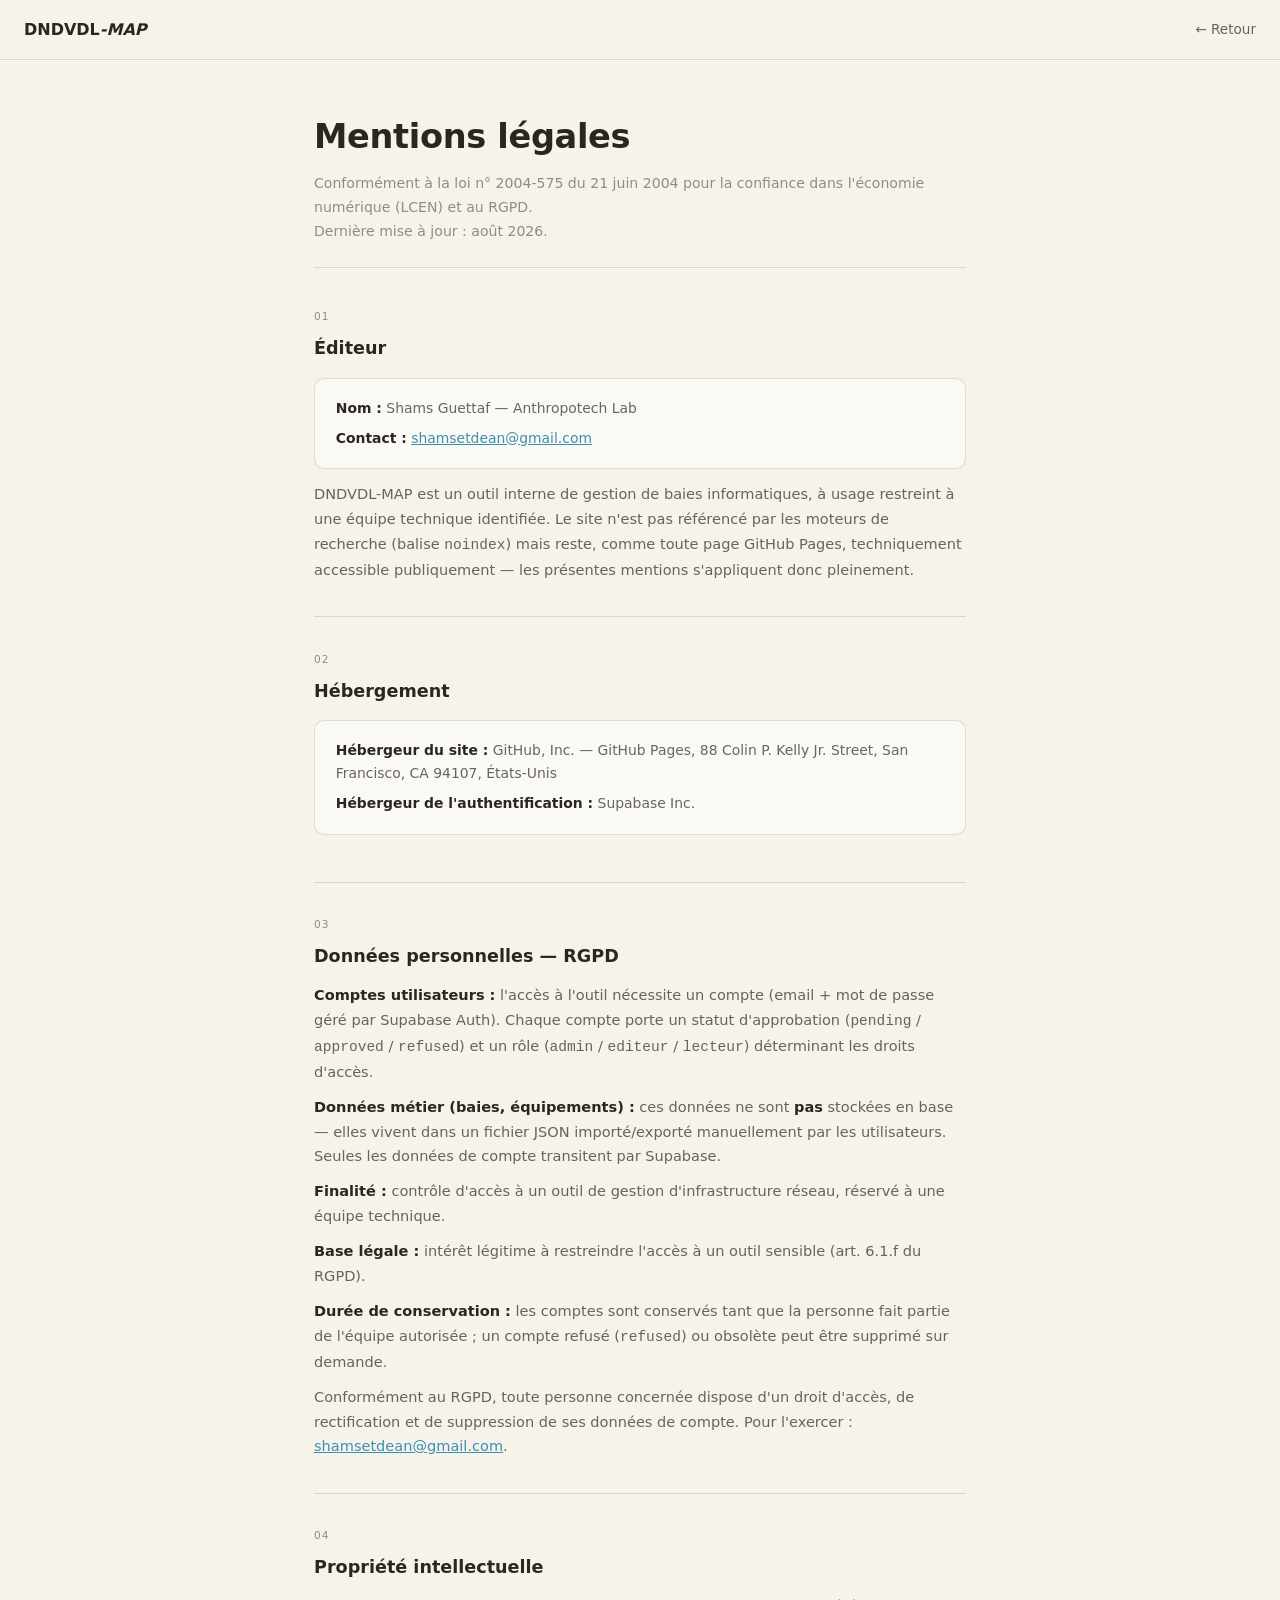
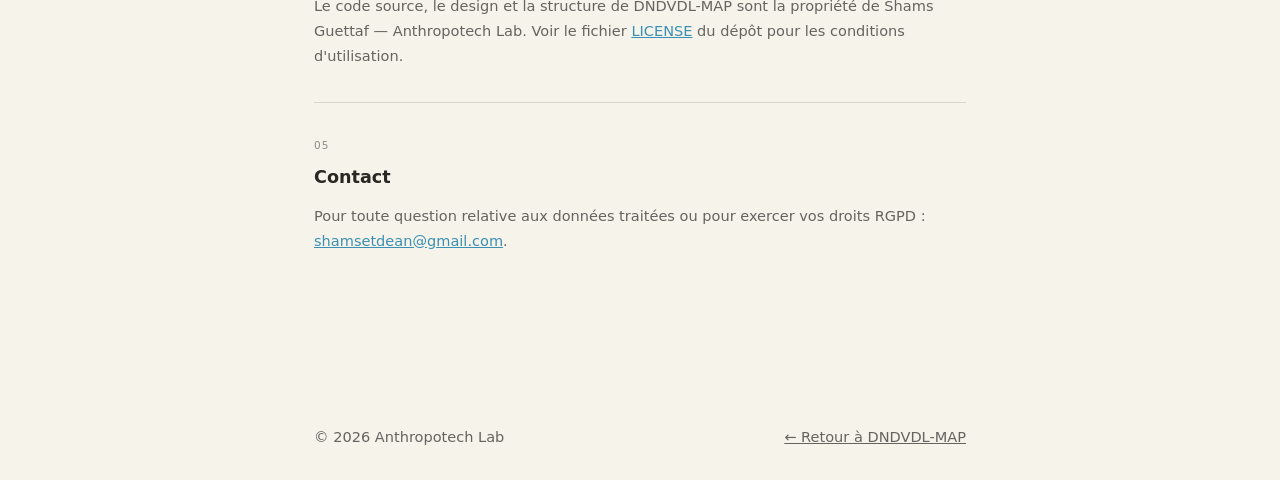
<file: mentions-legales.html>
<!DOCTYPE html>
<html lang="fr">
<head>
<meta charset="UTF-8">
<meta name="viewport" content="width=device-width, initial-scale=1">
<title>Mentions légales — DNDVDL-MAP</title>
<meta name="robots" content="noindex, nofollow">
<meta name="theme-color" content="#F6F3EB">
<style>
:root{
  --paper-0:#F6F3EB; --paper-1:#FBF9F3; --paper-2:#FFFFFF;
  --ink:#2A2723; --ink-mid:rgba(42,39,35,.70); --ink-dim:rgba(42,39,35,.50);
  --edge:rgba(42,39,35,.14); --edge-strong:rgba(42,39,35,.28);
  --accent:#3B8FB3;
  --sans:system-ui,-apple-system,"Segoe UI",sans-serif;
}
*,*::before,*::after{box-sizing:border-box;margin:0;padding:0}
body{font-family:var(--sans);background:var(--paper-0);color:var(--ink);font-size:16px;line-height:1.7}
header{padding:1rem 1.5rem;border-bottom:1px solid var(--edge);display:flex;justify-content:space-between;align-items:center}
header a{color:var(--ink);text-decoration:none;font-size:.85rem;font-weight:600}
header a.back{font-weight:400;color:var(--ink-mid)}
header a.back:hover{color:var(--ink)}
main{max-width:700px;margin:0 auto;padding:3rem 1.5rem 5rem}
h1{font-size:clamp(1.5rem,4vw,2.1rem);margin-bottom:.4rem;letter-spacing:-.01em}
.sub{color:var(--ink-dim);font-size:.88rem;margin-bottom:2.5rem;padding-bottom:1.5rem;border-bottom:1px solid var(--edge)}
section{margin-bottom:2.1rem;padding-bottom:2.1rem;border-bottom:1px solid var(--edge)}
section:last-of-type{border-bottom:none}
.label{font-size:.66rem;letter-spacing:.1em;text-transform:uppercase;color:var(--ink-dim);margin-bottom:.5rem}
h2{font-size:1.1rem;font-weight:700;margin-bottom:.7rem}
p{font-size:.91rem;color:var(--ink-mid);margin-bottom:.65rem}
p:last-child{margin-bottom:0}
strong{color:var(--ink);font-weight:700}
a{color:var(--accent)}
.info{background:var(--paper-1);border:1px solid var(--edge);border-radius:10px;padding:1.1rem 1.3rem;margin:.85rem 0}
.info p{font-size:.87rem;margin-bottom:.4rem}
.info p:last-child{margin-bottom:0}
footer{max-width:700px;margin:0 auto;padding:1.5rem;font-size:.78rem;color:var(--ink-dim);display:flex;justify-content:space-between;flex-wrap:wrap;gap:.5rem}
footer a{color:inherit}
</style>
</head>
<body>

<header>
  <strong>DNDVDL<em>-MAP</em></strong>
  <a class="back" href="index.html">← Retour</a>
</header>

<main>
  <h1>Mentions légales</h1>
  <p class="sub">Conformément à la loi n° 2004-575 du 21 juin 2004 pour la confiance dans l'économie numérique (LCEN) et au RGPD.<br>Dernière mise à jour : août 2026.</p>

  <section>
    <p class="label">01</p>
    <h2>Éditeur</h2>
    <div class="info">
      <p><strong>Nom :</strong> Shams Guettaf — Anthropotech Lab</p>
      <p><strong>Contact :</strong> <a href="mailto:shamsetdean@gmail.com">shamsetdean@gmail.com</a></p>
    </div>
    <p>DNDVDL-MAP est un outil interne de gestion de baies informatiques, à usage restreint à une équipe technique identifiée. Le site n'est pas référencé par les moteurs de recherche (balise <code>noindex</code>) mais reste, comme toute page GitHub Pages, techniquement accessible publiquement — les présentes mentions s'appliquent donc pleinement.</p>
  </section>

  <section>
    <p class="label">02</p>
    <h2>Hébergement</h2>
    <div class="info">
      <p><strong>Hébergeur du site :</strong> GitHub, Inc. — GitHub Pages, 88 Colin P. Kelly Jr. Street, San Francisco, CA 94107, États-Unis</p>
      <p><strong>Hébergeur de l'authentification :</strong> Supabase Inc.</p>
    </div>
  </section>

  <section>
    <p class="label">03</p>
    <h2>Données personnelles — RGPD</h2>
    <p><strong>Comptes utilisateurs :</strong> l'accès à l'outil nécessite un compte (email + mot de passe géré par Supabase Auth). Chaque compte porte un statut d'approbation (<code>pending</code> / <code>approved</code> / <code>refused</code>) et un rôle (<code>admin</code> / <code>editeur</code> / <code>lecteur</code>) déterminant les droits d'accès.</p>
    <p><strong>Données métier (baies, équipements) :</strong> ces données ne sont <strong>pas</strong> stockées en base — elles vivent dans un fichier JSON importé/exporté manuellement par les utilisateurs. Seules les données de compte transitent par Supabase.</p>
    <p><strong>Finalité :</strong> contrôle d'accès à un outil de gestion d'infrastructure réseau, réservé à une équipe technique.</p>
    <p><strong>Base légale :</strong> intérêt légitime à restreindre l'accès à un outil sensible (art. 6.1.f du RGPD).</p>
    <p><strong>Durée de conservation :</strong> les comptes sont conservés tant que la personne fait partie de l'équipe autorisée ; un compte refusé (<code>refused</code>) ou obsolète peut être supprimé sur demande.</p>
    <p>Conformément au RGPD, toute personne concernée dispose d'un droit d'accès, de rectification et de suppression de ses données de compte. Pour l'exercer : <a href="mailto:shamsetdean@gmail.com">shamsetdean@gmail.com</a>.</p>
  </section>

  <section>
    <p class="label">04</p>
    <h2>Propriété intellectuelle</h2>
    <p>Le code source, le design et la structure de DNDVDL-MAP sont la propriété de Shams Guettaf — Anthropotech Lab. Voir le fichier <a href="LICENSE">LICENSE</a> du dépôt pour les conditions d'utilisation.</p>
  </section>

  <section>
    <p class="label">05</p>
    <h2>Contact</h2>
    <p>Pour toute question relative aux données traitées ou pour exercer vos droits RGPD : <a href="mailto:shamsetdean@gmail.com">shamsetdean@gmail.com</a>.</p>
  </section>
</main>

<footer>
  <p>© 2026 Anthropotech Lab</p>
  <p><a href="index.html">← Retour à DNDVDL-MAP</a></p>
</footer>

</body>
</html>
</file>
